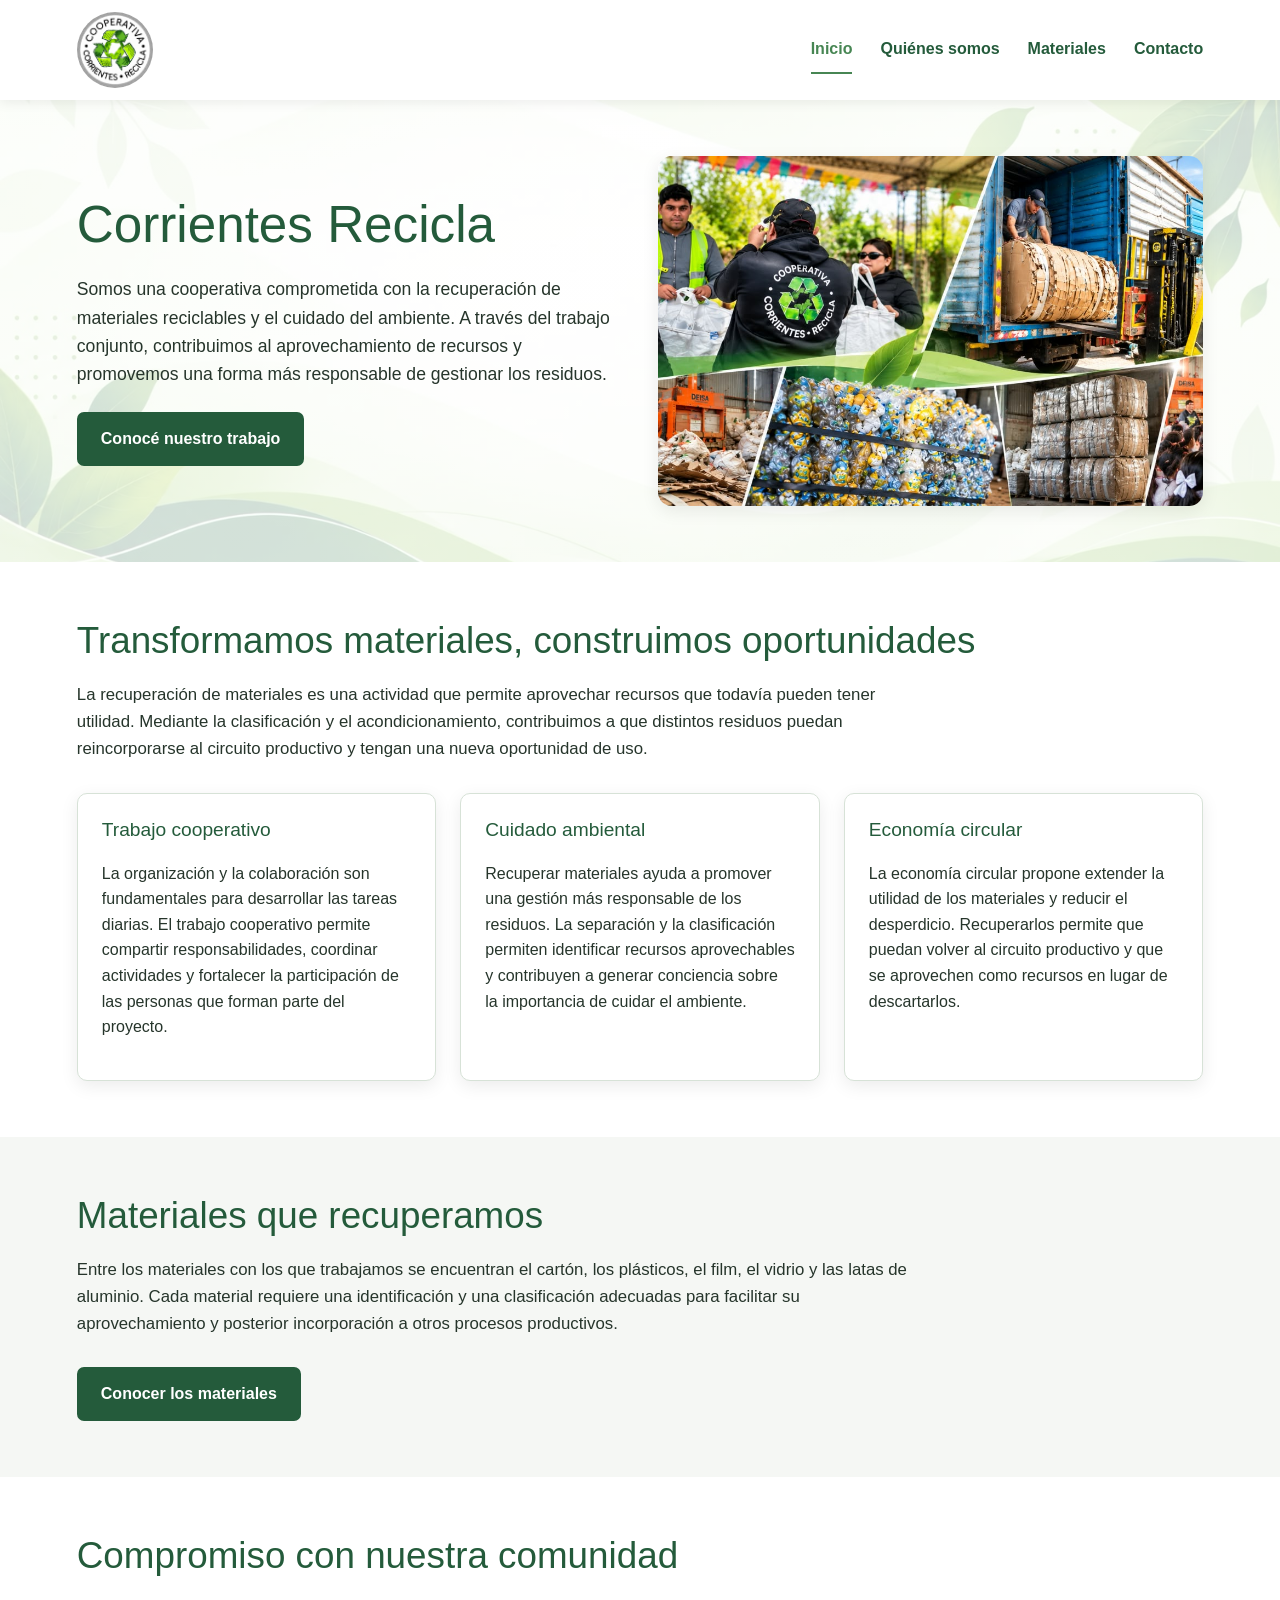
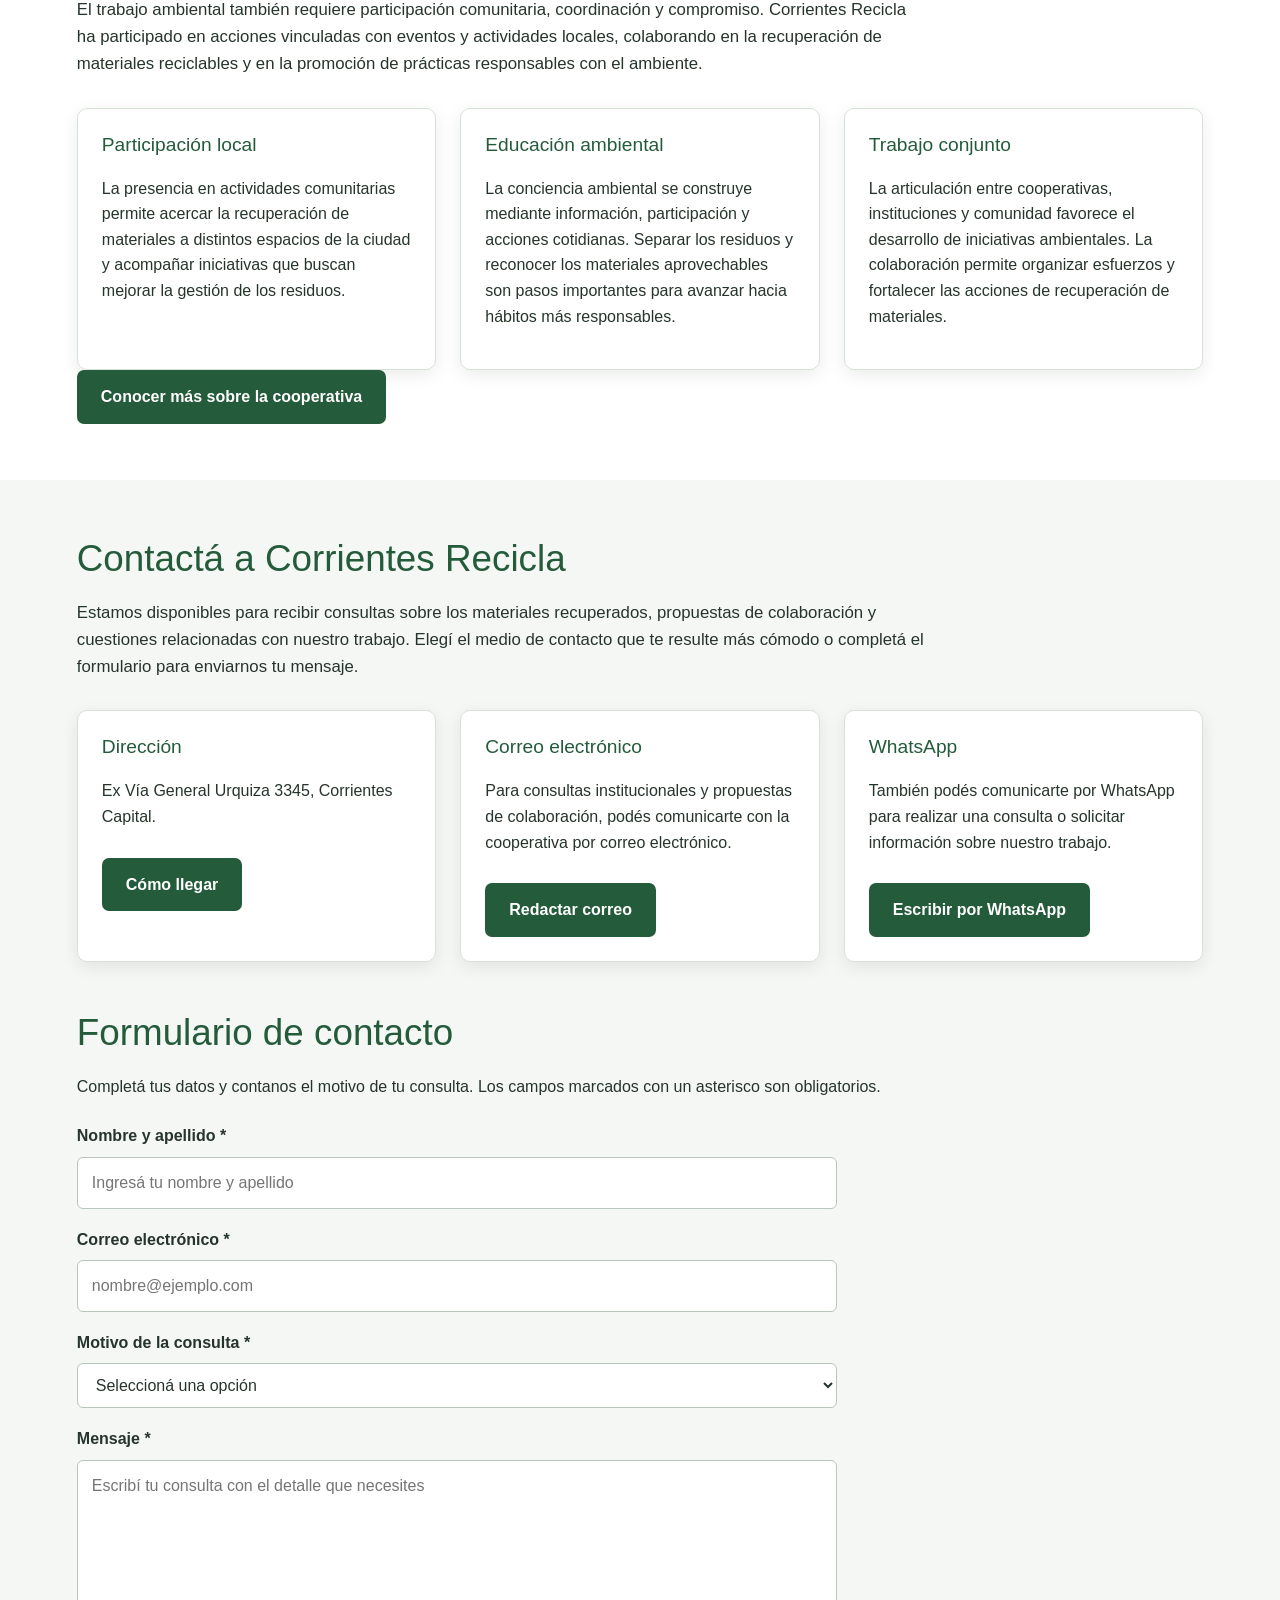
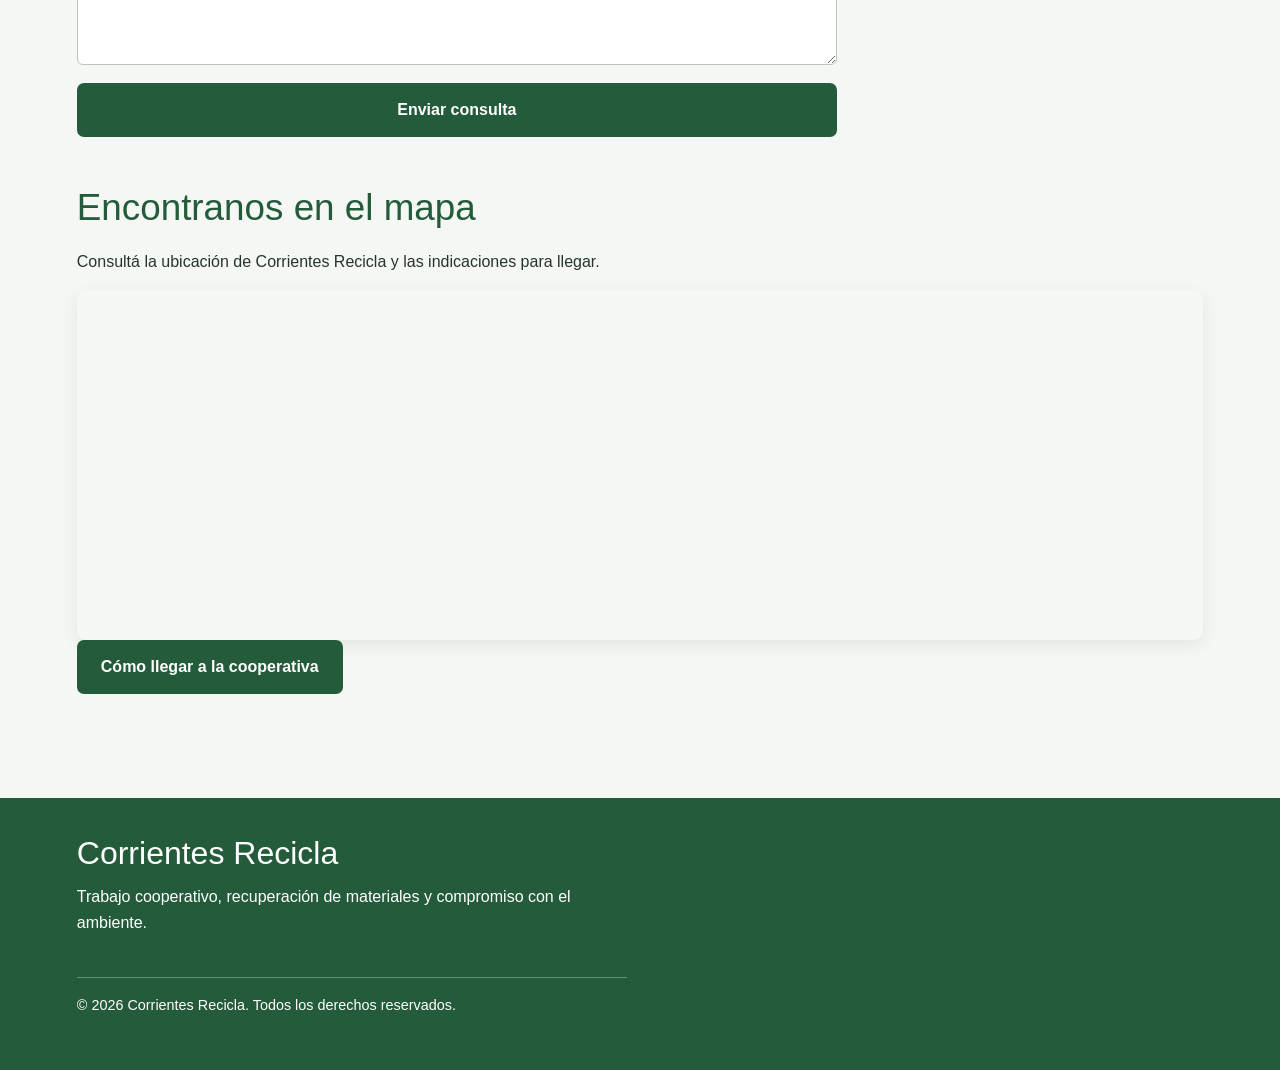
<file: index.html>
<!DOCTYPE html>
<html lang="es">

<head>
    <meta charset="UTF-8">
    <meta name="viewport" content="width=device-width, initial-scale=1.0">

    <meta name="description"
        content="Conocé Corrientes Recicla, su trabajo cooperativo, la recuperación de materiales reciclables y su compromiso con el ambiente.">

    <meta name="author" content="Corrientes Recicla">
    <meta name="theme-color" content="#1f5b46">

    <title>Corrientes Recicla | Cooperativa de reciclaje</title>

    <!-- Bootstrap 5.3 -->
    <link
        href="https://cdn.jsdelivr.net/npm/bootstrap@5.3.3/dist/css/bootstrap.min.css"
        rel="stylesheet">

    <!-- Animate.css -->
    <link
        rel="stylesheet"
        href="https://cdnjs.cloudflare.com/ajax/libs/animate.css/4.1.1/animate.min.css">

    <!-- CSS propio -->
    <link rel="stylesheet" href="css/style.css">

</head>

<body>

    <!-- ENCABEZADO -->

    <header class="site-header">

        <a class="logo-link"
           href="index.html"
           aria-label="Inicio de Corrientes Recicla">

            <img class="logo"
                 src="media/logo.jpeg"
                 alt="Logo de Corrientes Recicla">
        </a>

        <button class="nav-toggle"
                type="button"
                aria-label="Abrir menú"
                aria-expanded="false">

            Menú ☰

        </button>

        <nav class="site-nav" aria-label="Navegación principal">

            <a class="active"
               href="index.html"
               aria-current="page">
                Inicio
            </a>

            <a href="page/nosotros.html">
                Quiénes somos
            </a>

            <a href="page/materiales.html">
                Materiales
            </a>

            <a href="#contacto">
                Contacto
            </a>

        </nav>

    </header>


    <!-- CONTENIDO PRINCIPAL -->

    <main>

        <!-- PORTADA -->

        <section class="hero">

            <div class="hero-content animate__animated animate__fadeInUp">

                <h1>Corrientes Recicla</h1>

                <p>
                    Somos una cooperativa comprometida con la recuperación
                    de materiales reciclables y el cuidado del ambiente.
                    A través del trabajo conjunto, contribuimos al
                    aprovechamiento de recursos y promovemos una forma
                    más responsable de gestionar los residuos.
                </p>

                <a class="button" href="page/nosotros.html">
                    Conocé nuestro trabajo
                </a>

            </div>

            <img class="hero-image animate__animated animate__zoomIn"
                 src="media/portada.jpeg"
                 alt="Imagen de portada de Corrientes Recicla">

        </section>


        <!-- PROPUESTA DE VALOR -->

        <section class="section">

            <h2>Transformamos materiales, construimos oportunidades</h2>

            <p class="section-intro">
                La recuperación de materiales es una actividad que
                permite aprovechar recursos que todavía pueden tener
                utilidad. Mediante la clasificación y el acondicionamiento,
                contribuimos a que distintos residuos puedan reincorporarse
                al circuito productivo y tengan una nueva oportunidad
                de uso.
            </p>

            <div class="features">

                <article class="feature-card">

                    <h3>Trabajo cooperativo</h3>

                    <p>
                        La organización y la colaboración son fundamentales
                        para desarrollar las tareas diarias. El trabajo
                        cooperativo permite compartir responsabilidades,
                        coordinar actividades y fortalecer la participación
                        de las personas que forman parte del proyecto.
                    </p>

                </article>

                <article class="feature-card">

                    <h3>Cuidado ambiental</h3>

                    <p>
                        Recuperar materiales ayuda a promover una gestión
                        más responsable de los residuos. La separación
                        y la clasificación permiten identificar recursos
                        aprovechables y contribuyen a generar conciencia
                        sobre la importancia de cuidar el ambiente.
                    </p>

                </article>

                <article class="feature-card">

                    <h3>Economía circular</h3>

                    <p>
                        La economía circular propone extender la utilidad
                        de los materiales y reducir el desperdicio.
                        Recuperarlos permite que puedan volver al circuito
                        productivo y que se aprovechen como recursos
                        en lugar de descartarlos.
                    </p>

                </article>

            </div>

        </section>


        <!-- MATERIALES -->

        <section class="section section-light">

            <h2>Materiales que recuperamos</h2>

            <p class="section-intro">
                Entre los materiales con los que trabajamos se encuentran
                el cartón, los plásticos, el film, el vidrio y las latas
                de aluminio. Cada material requiere una identificación
                y una clasificación adecuadas para facilitar su
                aprovechamiento y posterior incorporación a otros
                procesos productivos.
            </p>

            <a class="button" href="page/materiales.html">
                Conocer los materiales
            </a>

        </section>


        <!-- COMPROMISO COMUNITARIO -->

        <section class="section">

            <h2>Compromiso con nuestra comunidad</h2>

            <p class="section-intro">
                El trabajo ambiental también requiere participación
                comunitaria, coordinación y compromiso. Corrientes
                Recicla ha participado en acciones vinculadas con
                eventos y actividades locales, colaborando en la
                recuperación de materiales reciclables y en la
                promoción de prácticas responsables con el ambiente.
            </p>

            <div class="features">

                <article class="feature-card">

                    <h3>Participación local</h3>

                    <p>
                        La presencia en actividades comunitarias permite
                        acercar la recuperación de materiales a distintos
                        espacios de la ciudad y acompañar iniciativas
                        que buscan mejorar la gestión de los residuos.
                    </p>

                </article>

                <article class="feature-card">

                    <h3>Educación ambiental</h3>

                    <p>
                        La conciencia ambiental se construye mediante
                        información, participación y acciones cotidianas.
                        Separar los residuos y reconocer los materiales
                        aprovechables son pasos importantes para
                        avanzar hacia hábitos más responsables.
                    </p>

                </article>

                <article class="feature-card">

                    <h3>Trabajo conjunto</h3>

                    <p>
                        La articulación entre cooperativas, instituciones
                        y comunidad favorece el desarrollo de iniciativas
                        ambientales. La colaboración permite organizar
                        esfuerzos y fortalecer las acciones de
                        recuperación de materiales.
                    </p>

                </article>

            </div>

            <a class="button" href="page/nosotros.html">
                Conocer más sobre la cooperativa
            </a>

        </section>


        <!-- CONTACTO -->

        <section class="section section-light" id="contacto">

            <h2>Contactá a Corrientes Recicla</h2>

            <p class="section-intro">
                Estamos disponibles para recibir consultas sobre los
                materiales recuperados, propuestas de colaboración
                y cuestiones relacionadas con nuestro trabajo.
                Elegí el medio de contacto que te resulte más cómodo
                o completá el formulario para enviarnos tu mensaje.
            </p>

            <div class="features">

                <article class="feature-card">

                    <h3>Dirección</h3>

                    <p>
                        Ex Vía General Urquiza 3345,
                        Corrientes Capital.
                    </p>

                    <a class="button"
                       href="https://www.google.com/maps/dir/?api=1&destination=Cooperativa%20Corrientes%20Recicla%2C%20Ex%20V%C3%ADa%20General%20Urquiza%2C%20Corrientes%2C%20Argentina"
                       target="_blank"
                       rel="noopener noreferrer">
                        Cómo llegar
                    </a>

                </article>

                <article class="feature-card">

                    <h3>Correo electrónico</h3>

                    <p>
                        Para consultas institucionales y propuestas
                        de colaboración, podés comunicarte con
                        la cooperativa por correo electrónico.
                    </p>

                    <a class="button"
                       href="https://mail.google.com/mail/?view=cm&fs=1&to=corrientesrecicla2026@gmail.com"
                       target="_blank"
                       rel="noopener noreferrer">
                        Redactar correo
                    </a>

                </article>

                <article class="feature-card">

                    <h3>WhatsApp</h3>

                    <p>
                        También podés comunicarte por WhatsApp
                        para realizar una consulta o solicitar
                        información sobre nuestro trabajo.
                    </p>

                    <a class="button"
                       href="https://wa.me/5493734498492"
                       target="_blank"
                       rel="noopener noreferrer">
                        Escribir por WhatsApp
                    </a>

                </article>

            </div>


            <!-- FORMULARIO -->

            <div class="content-block">

                <h2>Formulario de contacto</h2>

                <p>
                    Completá tus datos y contanos el motivo de tu consulta.
                    Los campos marcados con un asterisco son obligatorios.
                </p>

                <form class="contact-form"
                      action="https://formsubmit.co/corrientesrecicla2026@gmail.com"
                      method="POST">

                    <input type="hidden"
                           name="_subject"
                           value="Nueva consulta desde Corrientes Recicla">

                    <div class="form-group">

                        <label for="nombre">
                            Nombre y apellido *
                        </label>

                        <input type="text"
                               id="nombre"
                               name="nombre"
                               autocomplete="name"
                               placeholder="Ingresá tu nombre y apellido"
                               required>

                    </div>

                    <div class="form-group">

                        <label for="correo">
                            Correo electrónico *
                        </label>

                        <input type="email"
                               id="correo"
                               name="email"
                               autocomplete="email"
                               placeholder="nombre@ejemplo.com"
                               required>

                    </div>

                    <div class="form-group">

                        <label for="motivo">
                            Motivo de la consulta *
                        </label>

                        <select id="motivo"
                                name="motivo"
                                required>

                            <option value="">
                                Seleccioná una opción
                            </option>

                            <option value="Consulta por materiales">
                                Consulta por materiales
                            </option>

                            <option value="Propuesta de colaboración">
                                Propuesta de colaboración
                            </option>

                            <option value="Consulta institucional">
                                Consulta institucional
                            </option>

                            <option value="Otro">
                                Otro motivo
                            </option>

                        </select>

                    </div>

                    <div class="form-group">

                        <label for="mensaje">
                            Mensaje *
                        </label>

                        <textarea id="mensaje"
                                  name="mensaje"
                                  rows="7"
                                  placeholder="Escribí tu consulta con el detalle que necesites"
                                  required></textarea>

                    </div>

                    <button class="button" type="submit">
                        Enviar consulta
                    </button>

                </form>

            </div>


            <!-- MAPA -->

            <div class="content-block">

                <h2>Encontranos en el mapa</h2>

                <p>
                    Consultá la ubicación de Corrientes Recicla
                    y las indicaciones para llegar.
                </p>

                <iframe
                    src="https://maps.google.com/maps?q=Cooperativa%20Corrientes%20Recicla%2C%20Ex%20V%C3%ADa%20General%20Urquiza%20y%20Pergamino%2C%20Corrientes%2C%20Argentina&output=embed"
                    title="Mapa de ubicación de Corrientes Recicla"
                    width="100%"
                    height="350"
                    style="border:0;"
                    loading="lazy"
                    referrerpolicy="no-referrer-when-downgrade"
                    allowfullscreen>
                </iframe>

                <p>

                    <a class="button"
                       href="https://www.google.com/maps/dir/?api=1&destination=Cooperativa%20Corrientes%20Recicla%2C%20Ex%20V%C3%ADa%20General%20Urquiza%2C%20Corrientes%2C%20Argentina"
                       target="_blank"
                       rel="noopener noreferrer">
                        Cómo llegar a la cooperativa
                    </a>

                </p>

            </div>

        </section>

    </main>


    <!-- PIE DE PÁGINA -->

    <footer class="site-footer">

        <div class="footer-content">

            <div>

                <h2>Corrientes Recicla</h2>

                <p>
                    Trabajo cooperativo, recuperación de materiales
                    y compromiso con el ambiente.
                </p>

            </div>

        </div>

        <p class="copyright">
            © 2026 Corrientes Recicla. Todos los derechos reservados.
        </p>

    </footer>


    <!-- Bootstrap JavaScript -->

    <script
        src="https://cdn.jsdelivr.net/npm/bootstrap@5.3.3/dist/js/bootstrap.bundle.min.js">
    </script>

    <!-- JavaScript propio -->

    <script src="js/scrip.js"></script>

</body>

</html>
</file>
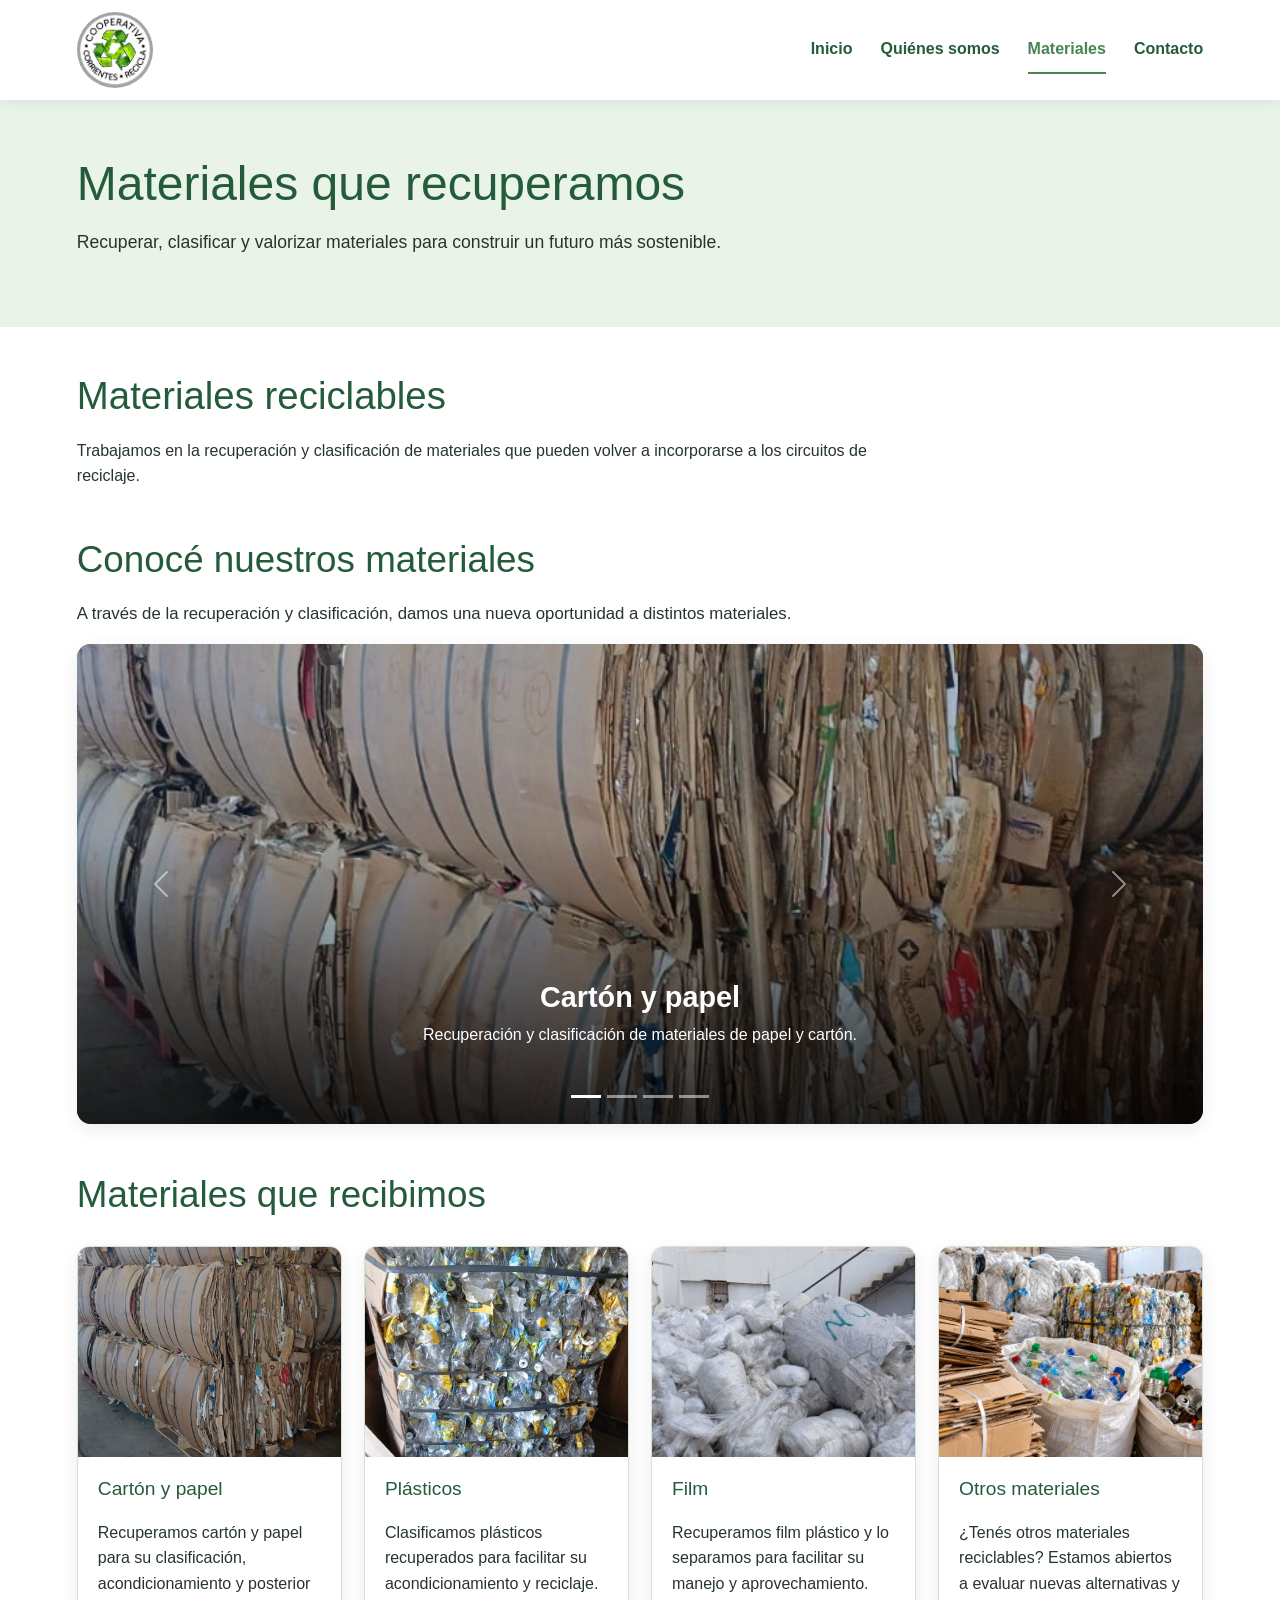
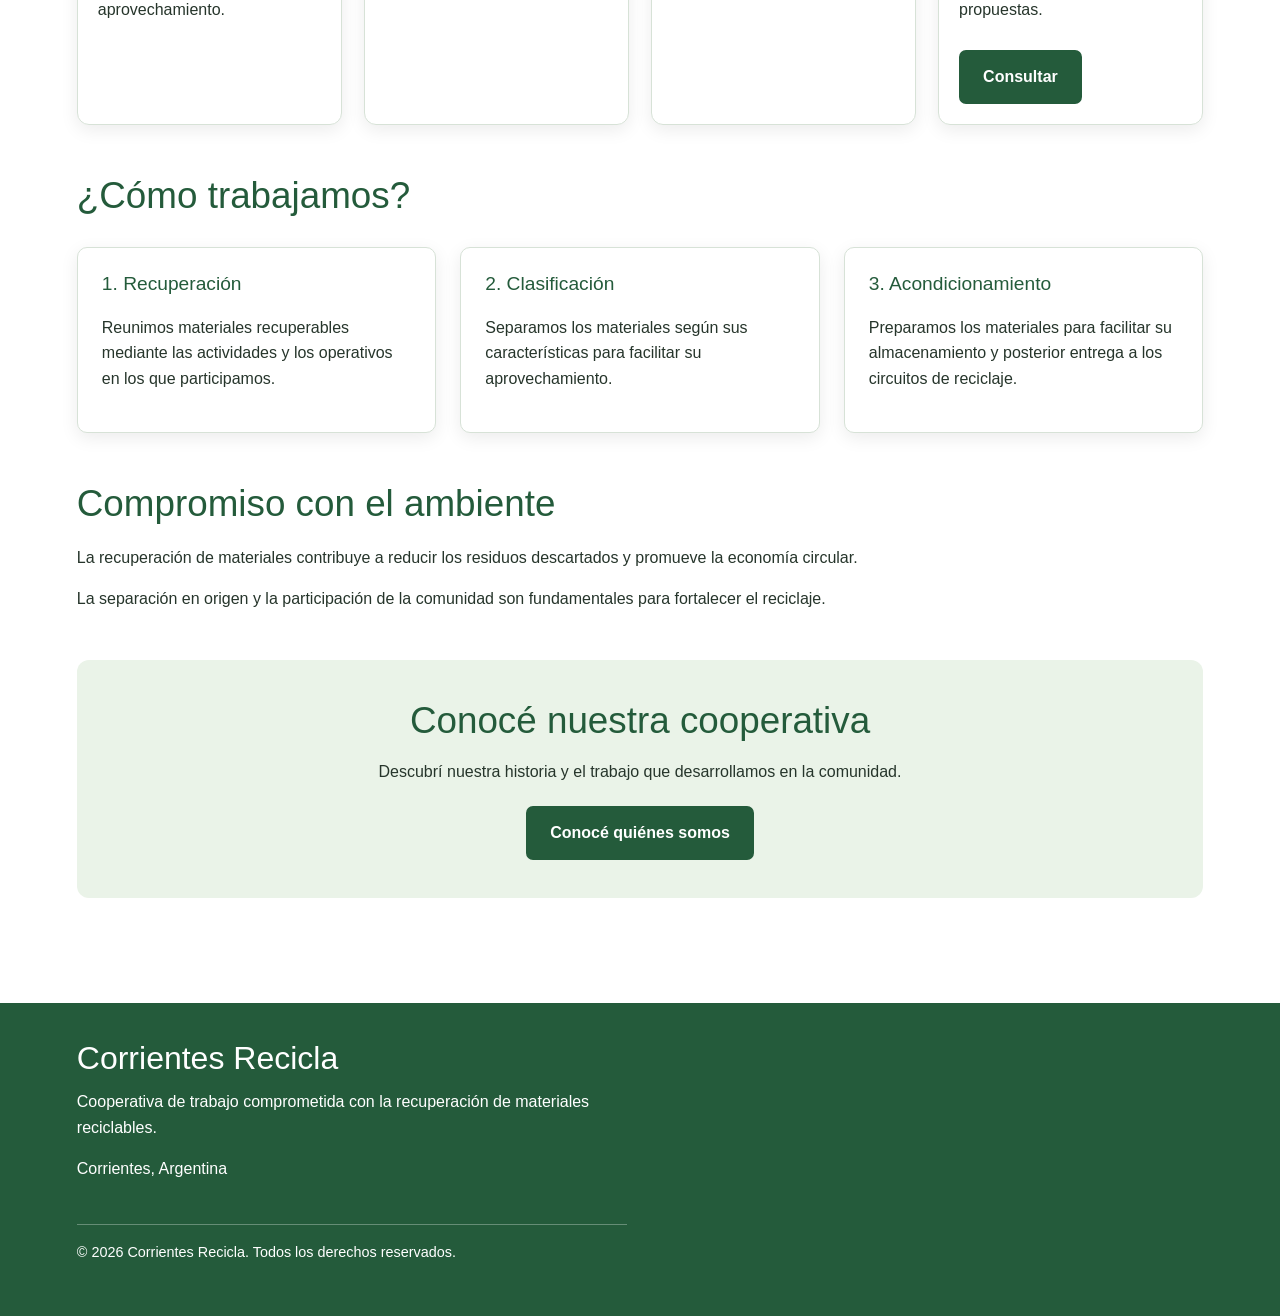
<file: page/materiales.html>
<!DOCTYPE html>
<html lang="es">

<head>

    <meta charset="UTF-8">
    <meta name="viewport" content="width=device-width, initial-scale=1.0">

    <meta name="description"
        content="Conocé los materiales recuperados por la Cooperativa Corrientes Recicla.">

    <meta name="author" content="Corrientes Recicla">
    <meta name="theme-color" content="#1f5b46">

    <title>Materiales | Corrientes Recicla</title>

    <!-- Bootstrap 5.3 -->
    <link
        href="https://cdn.jsdelivr.net/npm/bootstrap@5.3.3/dist/css/bootstrap.min.css"
        rel="stylesheet">

    <!-- Animate.css -->
    <link
        rel="stylesheet"
        href="https://cdnjs.cloudflare.com/ajax/libs/animate.css/4.1.1/animate.min.css">

    <!-- CSS propio -->
    <link rel="stylesheet" href="../css/style.css">

</head>

<body>

    <!-- ENCABEZADO -->

    <header class="site-header">

        <a href="../index.html"
            class="logo-link"
            aria-label="Inicio de Corrientes Recicla">

            <img class="logo"
                src="../media/logo.jpeg"
                alt="Logo de Corrientes Recicla">

        </a>

        <button class="nav-toggle"
            type="button"
            aria-label="Abrir menú"
            aria-expanded="false">

            Menú ☰

        </button>

        <nav class="site-nav" aria-label="Navegación principal">

            <a href="../index.html">
                Inicio
            </a>

            <a href="nosotros.html">
                Quiénes somos
            </a>

            <a href="materiales.html"
                class="active"
                aria-current="page">
                Materiales
            </a>

            <a href="../index.html#contacto">
                Contacto
            </a>

        </nav>

    </header>


    <!-- CONTENIDO PRINCIPAL -->

    <main>

        <!-- PORTADA -->

        <section class="page-banner animate__animated animate__fadeIn">

            <h1>Materiales que recuperamos</h1>

            <p>
                Recuperar, clasificar y valorizar materiales
                para construir un futuro más sostenible.
            </p>

        </section>


        <!-- INTRODUCCIÓN -->

        <section class="page-content">

            <div class="materials-container">

                <div class="section-heading animate__animated animate__fadeInUp">

                    <h2>Materiales reciclables</h2>

                    <p>
                        Trabajamos en la recuperación y clasificación
                        de materiales que pueden volver a incorporarse
                        a los circuitos de reciclaje.
                    </p>

                </div>


                <!-- CARRUSEL BOOTSTRAP -->

                <section class="content-block">

                    <h2>Conocé nuestros materiales</h2>

                    <p class="section-intro">
                        A través de la recuperación y clasificación,
                        damos una nueva oportunidad a distintos materiales.
                    </p>

                    <div id="carouselMateriales"
                        class="carousel slide"
                        data-bs-ride="carousel">

                        <!-- INDICADORES -->

                        <div class="carousel-indicators">

                            <button type="button"
                                data-bs-target="#carouselMateriales"
                                data-bs-slide-to="0"
                                class="active"
                                aria-current="true"
                                aria-label="Cartón y papel">
                            </button>

                            <button type="button"
                                data-bs-target="#carouselMateriales"
                                data-bs-slide-to="1"
                                aria-label="Plásticos">
                            </button>

                            <button type="button"
                                data-bs-target="#carouselMateriales"
                                data-bs-slide-to="2"
                                aria-label="Film">
                            </button>

                            <button type="button"
                                data-bs-target="#carouselMateriales"
                                data-bs-slide-to="3"
                                aria-label="Otros materiales">
                            </button>

                        </div>


                        <!-- IMÁGENES -->

                        <div class="carousel-inner">

                            <div class="carousel-item active">

                                <img src="../media/carton.jpg.jpeg"
                                    class="d-block w-100"
                                    alt="Fardos de cartón recuperado">

                                <div class="carousel-caption">

                                    <h3>Cartón y papel</h3>

                                    <p>
                                        Recuperación y clasificación
                                        de materiales de papel y cartón.
                                    </p>

                                </div>

                            </div>


                            <div class="carousel-item">

                                <img src="../media/plasticos-1.jpg.jpeg"
                                    class="d-block w-100"
                                    alt="Botellas plásticas recuperadas">

                                <div class="carousel-caption">

                                    <h3>Plásticos</h3>

                                    <p>
                                        Clasificación y acondicionamiento
                                        de plásticos recuperados.
                                    </p>

                                </div>

                            </div>


                            <div class="carousel-item">

                                <img src="../media/film-1.jpg.jpeg"
                                    class="d-block w-100"
                                    alt="Film plástico recuperado">

                                <div class="carousel-caption">

                                    <h3>Film</h3>

                                    <p>
                                        Recuperación y separación
                                        de film plástico.
                                    </p>

                                </div>

                            </div>


                            <div class="carousel-item">

                                <img src="../media/otros.jpeg"
                                    class="d-block w-100"
                                    alt="Otros materiales reciclables">

                                <div class="carousel-caption">

                                    <h3>Otros materiales</h3>

                                    <p>
                                        Evaluamos nuevas alternativas
                                        de recuperación.
                                    </p>

                                </div>

                            </div>

                        </div>


                        <!-- BOTÓN ANTERIOR -->

                        <button class="carousel-control-prev"
                            type="button"
                            data-bs-target="#carouselMateriales"
                            data-bs-slide="prev">

                            <span class="carousel-control-prev-icon"
                                aria-hidden="true">
                            </span>

                            <span class="visually-hidden">
                                Anterior
                            </span>

                        </button>


                        <!-- BOTÓN SIGUIENTE -->

                        <button class="carousel-control-next"
                            type="button"
                            data-bs-target="#carouselMateriales"
                            data-bs-slide="next">

                            <span class="carousel-control-next-icon"
                                aria-hidden="true">
                            </span>

                            <span class="visually-hidden">
                                Siguiente
                            </span>

                        </button>

                    </div>

                </section>


                <!-- TARJETAS DE MATERIALES -->

                <section class="content-block">

                    <h2>Materiales que recibimos</h2>

                    <div class="materials-grid">


                        <article class="material-card animate__animated animate__fadeInUp">

                            <img src="../media/carton.jpg.jpeg"
                                alt="Fardos de cartón recuperado">

                            <div class="card-content">

                                <h3>Cartón y papel</h3>

                                <p>
                                    Recuperamos cartón y papel para su
                                    clasificación, acondicionamiento
                                    y posterior aprovechamiento.
                                </p>

                            </div>

                        </article>


                        <article class="material-card animate__animated animate__fadeInUp">

                            <img src="../media/plasticos-1.jpg.jpeg"
                                alt="Botellas plásticas recuperadas">

                            <div class="card-content">

                                <h3>Plásticos</h3>

                                <p>
                                    Clasificamos plásticos recuperados
                                    para facilitar su acondicionamiento
                                    y reciclaje.
                                </p>

                            </div>

                        </article>


                        <article class="material-card animate__animated animate__fadeInUp">

                            <img src="../media/film-1.jpg.jpeg"
                                alt="Film plástico recuperado">

                            <div class="card-content">

                                <h3>Film</h3>

                                <p>
                                    Recuperamos film plástico y lo
                                    separamos para facilitar su manejo
                                    y aprovechamiento.
                                </p>

                            </div>

                        </article>


                        <article class="material-card animate__animated animate__fadeInUp">

                            <img src="../media/otros.jpeg"
                                alt="Diversos materiales reciclables">

                            <div class="card-content">

                                <h3>Otros materiales</h3>

                                <p>
                                    ¿Tenés otros materiales reciclables?
                                    Estamos abiertos a evaluar nuevas
                                    alternativas y propuestas.
                                </p>

                                <a href="../index.html#contacto"
                                    class="button">
                                    Consultar
                                </a>

                            </div>

                        </article>

                    </div>

                </section>


                <!-- PROCESO DE TRABAJO -->

                <section class="content-block">

                    <h2>¿Cómo trabajamos?</h2>

                    <div class="features">

                        <article class="feature-card">

                            <h3>1. Recuperación</h3>

                            <p>
                                Reunimos materiales recuperables
                                mediante las actividades y los
                                operativos en los que participamos.
                            </p>

                        </article>


                        <article class="feature-card">

                            <h3>2. Clasificación</h3>

                            <p>
                                Separamos los materiales según
                                sus características para facilitar
                                su aprovechamiento.
                            </p>

                        </article>


                        <article class="feature-card">

                            <h3>3. Acondicionamiento</h3>

                            <p>
                                Preparamos los materiales para
                                facilitar su almacenamiento y
                                posterior entrega a los circuitos
                                de reciclaje.
                            </p>

                        </article>

                    </div>

                </section>


                <!-- COMPROMISO AMBIENTAL -->

                <section class="content-block">

                    <h2>Compromiso con el ambiente</h2>

                    <p>
                        La recuperación de materiales contribuye
                        a reducir los residuos descartados y
                        promueve la economía circular.
                    </p>

                    <p>
                        La separación en origen y la participación
                        de la comunidad son fundamentales para
                        fortalecer el reciclaje.
                    </p>

                </section>


                <!-- LLAMADO A LA ACCIÓN -->

                <section class="cta-section">

                    <h2>Conocé nuestra cooperativa</h2>

                    <p>
                        Descubrí nuestra historia y el trabajo
                        que desarrollamos en la comunidad.
                    </p>

                    <a href="nosotros.html" class="button">
                        Conocé quiénes somos
                    </a>

                </section>

            </div>

        </section>

    </main>


    <!-- PIE DE PÁGINA -->

    <footer class="site-footer" id="contacto">

        <div class="footer-content">

            <div>

                <h2>Corrientes Recicla</h2>

                <p>
                    Cooperativa de trabajo comprometida con la
                    recuperación de materiales reciclables.
                </p>

                <p>
                    Corrientes, Argentina
                </p>

            </div>

        </div>

        <p class="copyright">
            © 2026 Corrientes Recicla.
            Todos los derechos reservados.
        </p>

    </footer>


    <!-- Bootstrap JavaScript -->

    <script
        src="https://cdn.jsdelivr.net/npm/bootstrap@5.3.3/dist/js/bootstrap.bundle.min.js">
    </script>

    <!-- JavaScript propio -->

    <script src="../js/scrip.js"></script>

</body>

</html>
</file>
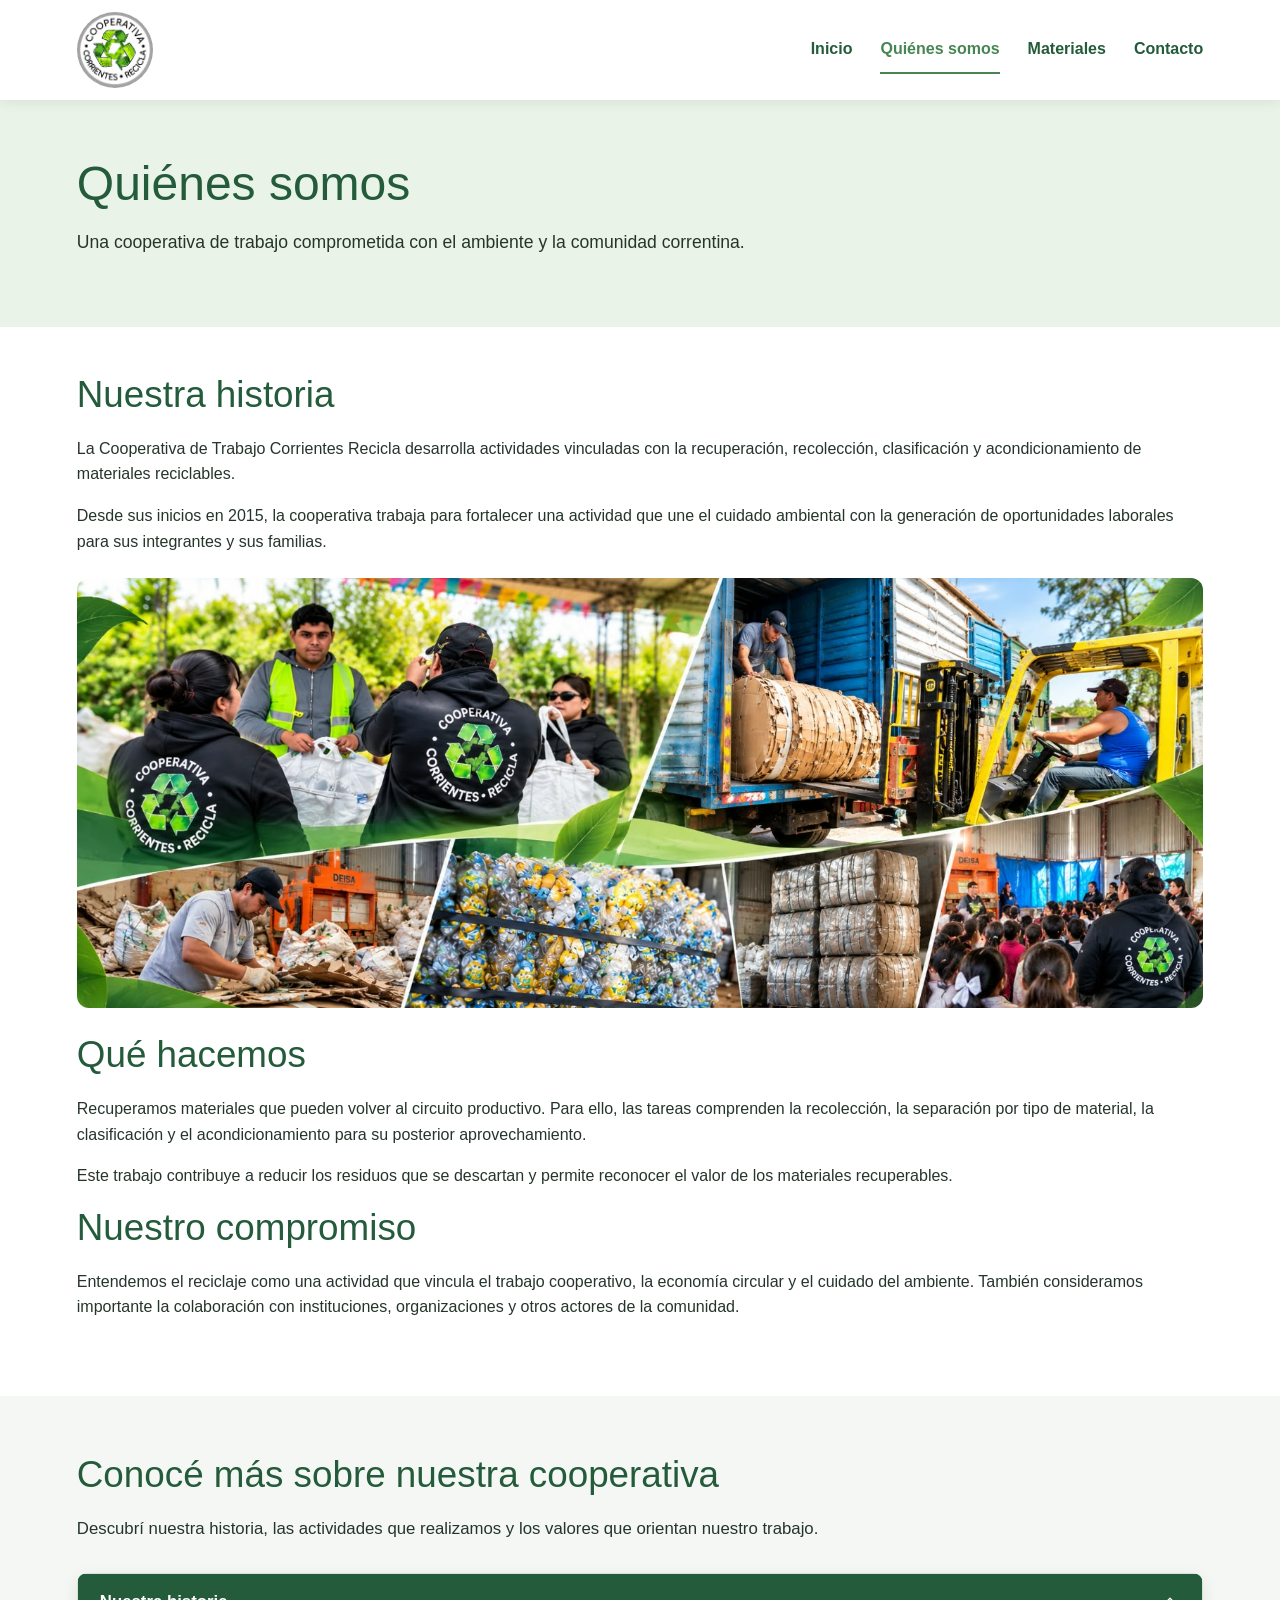
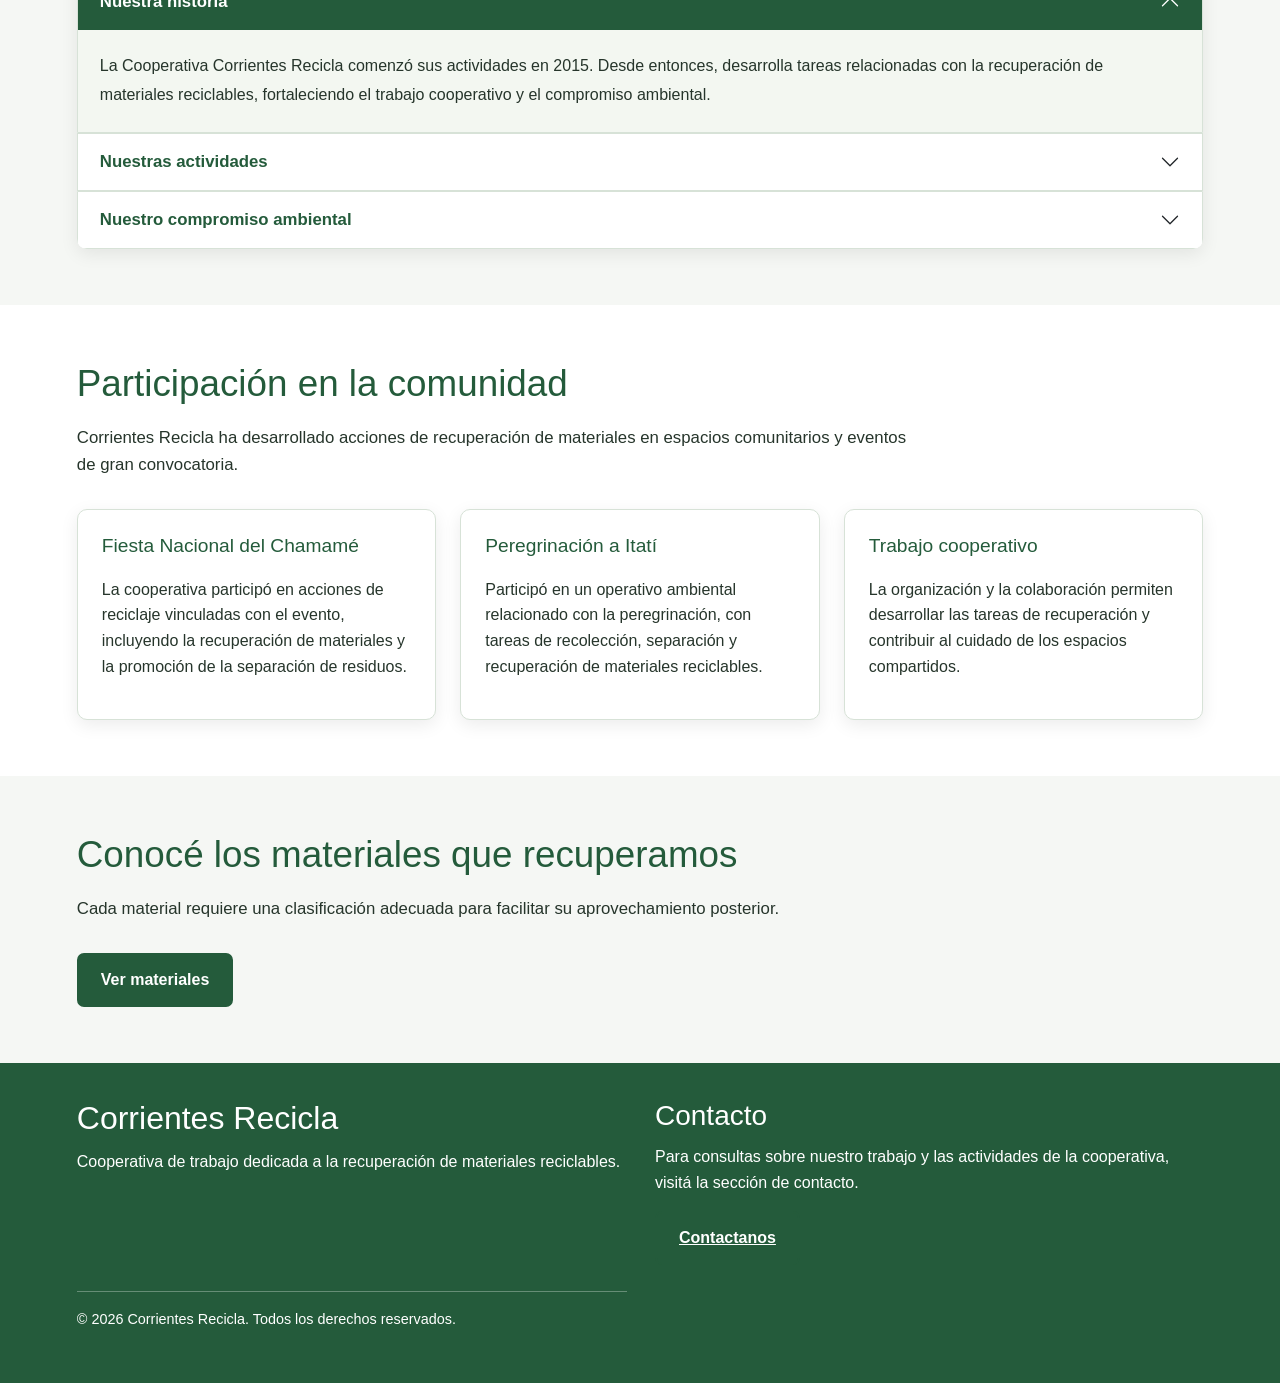
<file: page/nosotros.html>
<!DOCTYPE html>
<html lang="es">

<head>
    <meta charset="UTF-8">
    <meta name="viewport" content="width=device-width, initial-scale=1.0">

    <meta name="description"
        content="Conocé la historia, el trabajo y el compromiso ambiental de la Cooperativa Corrientes Recicla.">

    <meta name="author" content="Corrientes Recicla">
    <meta name="theme-color" content="#1f5b46">

    <title>Quiénes somos | Corrientes Recicla</title>

    <!-- Bootstrap 5.3 -->
    <link
        href="https://cdn.jsdelivr.net/npm/bootstrap@5.3.3/dist/css/bootstrap.min.css"
        rel="stylesheet">

    <!-- Animate.css -->
    <link
        rel="stylesheet"
        href="https://cdnjs.cloudflare.com/ajax/libs/animate.css/4.1.1/animate.min.css">

    <!-- CSS propio -->
    <link rel="stylesheet" href="../css/style.css">

</head>

<body>

    <!-- ENCABEZADO -->

    <header class="site-header">

        <a class="logo-link"
            href="../index.html"
            aria-label="Inicio de Corrientes Recicla">

            <img class="logo"
                src="../media/logo.jpeg"
                alt="Logo de Corrientes Recicla">

        </a>

        <button class="nav-toggle"
            type="button"
            aria-label="Abrir menú"
            aria-expanded="false">

            Menú ☰

        </button>

        <nav class="site-nav" aria-label="Navegación principal">

            <a href="../index.html">Inicio</a>

            <a class="active"
                href="nosotros.html"
                aria-current="page">
                Quiénes somos
            </a>

            <a href="materiales.html">Materiales</a>

            <a href="../index.html#contacto">Contacto</a>

        </nav>

    </header>


    <!-- CONTENIDO PRINCIPAL -->

    <main>

        <!-- PORTADA -->

        <section class="page-banner animate__animated animate__fadeIn">

            <h1>Quiénes somos</h1>

            <p>
                Una cooperativa de trabajo comprometida con el ambiente
                y la comunidad correntina.
            </p>

        </section>


        <!-- HISTORIA Y ACTIVIDAD -->

        <section class="page-content">

            <h2>Nuestra historia</h2>

            <p>
                La Cooperativa de Trabajo Corrientes Recicla desarrolla
                actividades vinculadas con la recuperación, recolección,
                clasificación y acondicionamiento de materiales reciclables.
            </p>

            <p>
                Desde sus inicios en 2015, la cooperativa trabaja para
                fortalecer una actividad que une el cuidado ambiental
                con la generación de oportunidades laborales para sus
                integrantes y sus familias.
            </p>

            <img class="content-image animate__animated animate__zoomIn"
                src="../media/portada.jpeg"
                alt="Imagen institucional de Corrientes Recicla">


            <h2>Qué hacemos</h2>

            <p>
                Recuperamos materiales que pueden volver al circuito
                productivo. Para ello, las tareas comprenden la recolección,
                la separación por tipo de material, la clasificación y
                el acondicionamiento para su posterior aprovechamiento.
            </p>

            <p>
                Este trabajo contribuye a reducir los residuos que se
                descartan y permite reconocer el valor de los materiales
                recuperables.
            </p>


            <h2>Nuestro compromiso</h2>

            <p>
                Entendemos el reciclaje como una actividad que vincula
                el trabajo cooperativo, la economía circular y el cuidado
                del ambiente. También consideramos importante la
                colaboración con instituciones, organizaciones y otros
                actores de la comunidad.
            </p>

        </section>


        <!-- ACORDEÓN BOOTSTRAP -->

        <section class="section section-light">

            <h2>Conocé más sobre nuestra cooperativa</h2>

            <p class="section-intro">
                Descubrí nuestra historia, las actividades que realizamos
                y los valores que orientan nuestro trabajo.
            </p>

            <div class="accordion" id="accordionCooperativa">

                <div class="accordion-item">

                    <h3 class="accordion-header">

                        <button class="accordion-button"
                            type="button"
                            data-bs-toggle="collapse"
                            data-bs-target="#historia"
                            aria-expanded="true"
                            aria-controls="historia">

                            Nuestra historia

                        </button>

                    </h3>

                    <div id="historia"
                        class="accordion-collapse collapse show"
                        data-bs-parent="#accordionCooperativa">

                        <div class="accordion-body">

                            La Cooperativa Corrientes Recicla comenzó
                            sus actividades en 2015. Desde entonces,
                            desarrolla tareas relacionadas con la
                            recuperación de materiales reciclables,
                            fortaleciendo el trabajo cooperativo
                            y el compromiso ambiental.

                        </div>

                    </div>

                </div>


                <div class="accordion-item">

                    <h3 class="accordion-header">

                        <button class="accordion-button collapsed"
                            type="button"
                            data-bs-toggle="collapse"
                            data-bs-target="#actividades"
                            aria-expanded="false"
                            aria-controls="actividades">

                            Nuestras actividades

                        </button>

                    </h3>

                    <div id="actividades"
                        class="accordion-collapse collapse"
                        data-bs-parent="#accordionCooperativa">

                        <div class="accordion-body">

                            Realizamos tareas de recolección,
                            separación, clasificación y
                            acondicionamiento de materiales
                            recuperables para facilitar su
                            reincorporación al circuito productivo.

                        </div>

                    </div>

                </div>


                <div class="accordion-item">

                    <h3 class="accordion-header">

                        <button class="accordion-button collapsed"
                            type="button"
                            data-bs-toggle="collapse"
                            data-bs-target="#compromiso"
                            aria-expanded="false"
                            aria-controls="compromiso">

                            Nuestro compromiso ambiental

                        </button>

                    </h3>

                    <div id="compromiso"
                        class="accordion-collapse collapse"
                        data-bs-parent="#accordionCooperativa">

                        <div class="accordion-body">

                            Promovemos la economía circular,
                            el cuidado del ambiente y la
                            colaboración con instituciones,
                            organizaciones y distintos actores
                            de la comunidad.

                        </div>

                    </div>

                </div>

            </div>

        </section>


        <!-- PARTICIPACIÓN COMUNITARIA -->

        <section class="section">

            <h2>Participación en la comunidad</h2>

            <p class="section-intro">
                Corrientes Recicla ha desarrollado acciones de recuperación
                de materiales en espacios comunitarios y eventos de gran
                convocatoria.
            </p>

            <div class="features">

                <article class="feature-card">

                    <h3>Fiesta Nacional del Chamamé</h3>

                    <p>
                        La cooperativa participó en acciones de reciclaje
                        vinculadas con el evento, incluyendo la recuperación
                        de materiales y la promoción de la separación
                        de residuos.
                    </p>

                </article>


                <article class="feature-card">

                    <h3>Peregrinación a Itatí</h3>

                    <p>
                        Participó en un operativo ambiental relacionado
                        con la peregrinación, con tareas de recolección,
                        separación y recuperación de materiales reciclables.
                    </p>

                </article>


                <article class="feature-card">

                    <h3>Trabajo cooperativo</h3>

                    <p>
                        La organización y la colaboración permiten
                        desarrollar las tareas de recuperación y contribuir
                        al cuidado de los espacios compartidos.
                    </p>

                </article>

            </div>

        </section>


        <!-- ENLACE A MATERIALES -->

        <section class="section section-light">

            <h2>Conocé los materiales que recuperamos</h2>

            <p class="section-intro">
                Cada material requiere una clasificación adecuada para
                facilitar su aprovechamiento posterior.
            </p>

            <a class="button" href="materiales.html">
                Ver materiales
            </a>

        </section>

    </main>


    <!-- PIE DE PÁGINA -->

    <footer class="site-footer" id="contacto">

        <div class="footer-content">

            <div>

                <h2>Corrientes Recicla</h2>

                <p>
                    Cooperativa de trabajo dedicada a la recuperación
                    de materiales reciclables.
                </p>

            </div>

            <div>

                <h3>Contacto</h3>

                <p>
                    Para consultas sobre nuestro trabajo y las actividades
                    de la cooperativa, visitá la sección de contacto.
                </p>

                <a class="button" href="../index.html#contacto">
                    Contactanos
                </a>

            </div>

        </div>

        <p class="copyright">
            © 2026 Corrientes Recicla. Todos los derechos reservados.
        </p>

    </footer>


    <!-- Bootstrap JavaScript -->

    <script
        src="https://cdn.jsdelivr.net/npm/bootstrap@5.3.3/dist/js/bootstrap.bundle.min.js">
    </script>

    <!-- JavaScript propio -->

    <script src="../js/scrip.js"></script>

</body>

</html>
</file>
<file: css/style.css>
/* =========================================
   CORRIENTES RECICLA
   DISEÑO WEB - ENTREGA FINAL
========================================= */


/* ===== 1. CONFIGURACIÓN GENERAL ===== */

:root {
    --verde-oscuro: #245b3b;
    --verde: #478653;
    --verde-claro: #eaf3e8;
    --verde-fondo: #f3f7f1;
    --blanco: #ffffff;
    --texto: #26352b;
    --gris: #f5f7f4;
    --borde: #d7e2d7;
    --sombra: 0 5px 18px rgba(0, 0, 0, 0.08);
}

* {
    box-sizing: border-box;
    margin: 0;
    padding: 0;
}

html {
    scroll-behavior: smooth;
    scroll-padding-top: 90px;
}

body {
    font-family: Arial, Helvetica, sans-serif;
    color: var(--texto);
    background: var(--blanco);
    line-height: 1.6;
    overflow-x: hidden;
}

img {
    display: block;
    max-width: 100%;
    height: auto;
}

a {
    color: var(--verde-oscuro);
    text-decoration: none;
    transition: color 0.25s ease;
}

a:hover {
    color: var(--verde);
}

button,
input,
select,
textarea {
    font: inherit;
}


/* ===== 2. ENCABEZADO Y NAVEGACIÓN ===== */

.site-header {
    position: relative;
    z-index: 100;
    display: flex;
    align-items: center;
    justify-content: space-between;
    gap: 24px;
    padding: 12px 6%;
    background: var(--blanco);
    box-shadow: 0 2px 12px rgba(0, 0, 0, 0.08);
}

.logo-link {
    display: flex;
    align-items: center;
    gap: 12px;
    flex-shrink: 0;
}

.logo {
    width: 76px;
    height: 76px;
    object-fit: contain;
    border-radius: 50%;
}

.site-nav {
    display: flex;
    align-items: center;
    justify-content: flex-end;
    gap: 28px;
}

.site-nav a {
    display: block;
    font-weight: 700;
    padding: 10px 0;
    border-bottom: 2px solid transparent;
    transition: color 0.25s ease,
                border-color 0.25s ease;
}

.site-nav a:hover,
.site-nav a.active {
    color: var(--verde);
    border-bottom-color: var(--verde);
}

.nav-toggle {
    display: none;
    border: none;
    background: var(--verde-oscuro);
    color: var(--blanco);
    padding: 10px 16px;
    border-radius: 6px;
    font-size: 1rem;
    cursor: pointer;
    transition: background 0.25s ease;
}

.nav-toggle:hover {
    background: var(--verde);
}


/* ===== 3. PORTADA PRINCIPAL ===== */

.hero {
    display: grid;
    grid-template-columns: 1fr 1fr;
    align-items: center;
    gap: 36px;
    padding: 56px 6%;

    background:
        linear-gradient(
            rgba(255, 255, 255, 0.82),
            rgba(255, 255, 255, 0.82)
        ),
        url("../media/fondo.jpeg") center / cover;
}

.hero-content {
    max-width: 620px;
}

.hero h1 {
    color: var(--verde-oscuro);
    font-size: clamp(2rem, 4vw, 3.4rem);
    line-height: 1.15;
    margin-bottom: 20px;
}

.hero p {
    font-size: 1.1rem;
    margin-bottom: 24px;
}

.hero-image {
    width: 100%;
    height: 350px;
    max-height: 440px;
    object-fit: cover;
    border-radius: 14px;
    box-shadow: var(--sombra);
}


/* ===== 4. BOTONES ===== */

.button {
    display: inline-block;
    padding: 12px 22px;
    color: var(--blanco);
    background: var(--verde-oscuro);
    border: 2px solid var(--verde-oscuro);
    border-radius: 7px;
    font-weight: 700;
    text-align: center;
    transition: background 0.25s ease,
                transform 0.25s ease,
                box-shadow 0.25s ease;
}

.button:hover {
    color: var(--blanco);
    background: var(--verde);
    border-color: var(--verde);
    transform: translateY(-3px);
    box-shadow: 0 5px 12px rgba(0, 0, 0, 0.12);
}

.btn {
    background: var(--verde-oscuro);
    color: var(--blanco);
    border: 1px solid var(--verde-oscuro);
}

.btn:hover {
    background: var(--verde);
    color: var(--blanco);
}


/* ===== 5. SECCIONES GENERALES ===== */

.section {
    padding: 56px 6%;
}

.section-light {
    background: var(--gris);
}

.section h2,
.page-content h2 {
    color: var(--verde-oscuro);
    margin-bottom: 18px;
    font-size: clamp(1.6rem, 3vw, 2.3rem);
    line-height: 1.25;
}

.section-intro {
    max-width: 850px;
    margin-bottom: 30px;
    font-size: 1.05rem;
}

.content-block {
    margin: 48px 0;
}

.content-block h2 {
    color: var(--verde-oscuro);
    margin-bottom: 18px;
}


/* ===== 6. GRID Y FLEXBOX ===== */

.features {
    display: grid;
    grid-template-columns: repeat(3, minmax(0, 1fr));
    gap: 24px;
    margin-top: 28px;
}

.feature-card {
    display: flex;
    flex-direction: column;
    align-items: flex-start;
    gap: 12px;
    padding: 24px;
    background: var(--blanco);
    border: 1px solid var(--borde);
    border-radius: 10px;
    box-shadow: var(--sombra);

    transition: transform 0.3s ease,
                box-shadow 0.3s ease;
}

.feature-card:hover {
    transform: translateY(-6px);
    box-shadow: 0 10px 25px rgba(0, 0, 0, 0.12);
}

.feature-card h3 {
    color: var(--verde-oscuro);
    font-size: 1.2rem;
}


/* ===== 7. PÁGINAS INTERNAS ===== */

.page-banner {
    padding: 55px 6%;
    background: var(--verde-claro);
}

.page-banner h1 {
    color: var(--verde-oscuro);
    font-size: clamp(2rem, 4vw, 3rem);
    margin-bottom: 15px;
}

.page-banner p {
    max-width: 850px;
    font-size: 1.1rem;
}

.page-content {
    padding: 45px 6% 60px;
}

.page-content p {
    margin-bottom: 16px;
}

.content-image {
    width: 100%;
    max-height: 430px;
    object-fit: cover;
    border-radius: 12px;
    margin: 24px 0;
}


/* ===== 8. MATERIALES ===== */

.materials-container {
    width: 100%;
    max-width: 1250px;
    margin: 0 auto;
}

.section-heading {
    margin-bottom: 32px;
}

.section-heading h2 {
    color: var(--verde-oscuro);
    font-size: clamp(1.7rem, 3vw, 2.4rem);
}

.section-heading p {
    max-width: 850px;
}

.materials-grid {
    display: grid;
    grid-template-columns: repeat(4, minmax(0, 1fr));
    gap: 22px;
    margin-top: 28px;
}

.material-card {
    display: flex;
    flex-direction: column;
    overflow: hidden;
    background: var(--blanco);
    border: 1px solid var(--borde);
    border-radius: 12px;
    box-shadow: var(--sombra);

    transition: transform 0.3s ease,
                box-shadow 0.3s ease;
}

.material-card:hover {
    transform: translateY(-6px);
    box-shadow: 0 12px 25px rgba(0, 0, 0, 0.13);
}

.material-card img {
    width: 100%;
    height: 210px;
    object-fit: cover;
}

.card-content {
    display: flex;
    flex-direction: column;
    align-items: flex-start;
    gap: 12px;
    padding: 20px;
    flex: 1;
}

.card-content h3 {
    color: var(--verde-oscuro);
    font-size: 1.2rem;
}

.card-content .button {
    margin-top: auto;
}


/* ===== 9. CARRUSEL BOOTSTRAP ===== */

#carouselMateriales {
    max-width: 100%;
    overflow: hidden;
    border-radius: 14px;
    box-shadow: var(--sombra);
    background: var(--verde-oscuro);
}

#carouselMateriales .carousel-item {
    position: relative;
}

#carouselMateriales .carousel-item img {
    width: 100%;
    height: 480px;
    object-fit: cover;
}

#carouselMateriales .carousel-item::after {
    content: "";
    position: absolute;
    inset: 40% 0 0;
    background: linear-gradient(
        transparent,
        rgba(0, 0, 0, 0.75)
    );
    pointer-events: none;
}

#carouselMateriales .carousel-caption {
    z-index: 2;
    bottom: 40px;
}

#carouselMateriales .carousel-caption h3 {
    font-size: 1.8rem;
    font-weight: 700;
    color: var(--blanco);
}

#carouselMateriales .carousel-caption p {
    font-size: 1rem;
    color: var(--blanco);
}

#carouselMateriales .carousel-indicators {
    z-index: 3;
}

#carouselMateriales .carousel-control-prev,
#carouselMateriales .carousel-control-next {
    z-index: 4;
}


/* ===== 10. ACORDEÓN BOOTSTRAP ===== */

#accordionCooperativa {
    margin-top: 25px;
    border-radius: 10px;
    overflow: hidden;
    box-shadow: var(--sombra);
}

#accordionCooperativa .accordion-item {
    border: 1px solid var(--borde);
}

#accordionCooperativa .accordion-button {
    color: var(--verde-oscuro);
    background: var(--blanco);
    font-weight: 700;
    font-size: 1.05rem;
    padding: 18px 22px;
    box-shadow: none;
}

#accordionCooperativa .accordion-button:not(.collapsed) {
    color: var(--blanco);
    background: var(--verde-oscuro);
    box-shadow: none;
}

#accordionCooperativa .accordion-button:focus {
    border-color: var(--verde);
    box-shadow: 0 0 0 0.2rem rgba(71, 134, 83, 0.2);
}

#accordionCooperativa .accordion-button::after {
    filter: none;
}

#accordionCooperativa .accordion-button:not(.collapsed)::after {
    filter: brightness(0) invert(1);
}

#accordionCooperativa .accordion-body {
    padding: 22px;
    color: var(--texto);
    background: var(--verde-fondo);
    line-height: 1.8;
}


/* ===== 11. LLAMADO A LA ACCIÓN ===== */

.cta-section {
    padding: 38px;
    margin: 45px 0;
    text-align: center;
    background: var(--verde-claro);
    border-radius: 12px;
}

.cta-section h2 {
    color: var(--verde-oscuro);
    margin-bottom: 15px;
}

.cta-section p {
    margin-bottom: 22px;
}


/* ===== 12. FORMULARIO DE CONTACTO ===== */

.contact-form {
    display: flex;
    flex-direction: column;
    gap: 18px;
    width: 100%;
    max-width: 760px;
    margin-top: 24px;
}

.form-group {
    display: flex;
    flex-direction: column;
    gap: 8px;
    width: 100%;
}

.form-group label {
    font-weight: 700;
}

.form-group input,
.form-group select,
.form-group textarea {
    width: 100%;
    padding: 12px 14px;
    font-family: inherit;
    font-size: 1rem;
    color: var(--texto);
    background: var(--blanco);
    border: 1px solid #b9c6bb;
    border-radius: 6px;
}

.form-group textarea {
    min-height: 180px;
    line-height: 1.6;
    resize: vertical;
}

.form-group input:focus,
.form-group select:focus,
.form-group textarea:focus {
    outline: 2px solid var(--verde);
    outline-offset: 2px;
}


/* ===== 13. MAPA ===== */

.content-block iframe {
    display: block;
    width: 100%;
    max-width: 100%;
    border: 0;
    border-radius: 10px;
    box-shadow: var(--sombra);
}


/* ===== 14. PIE DE PÁGINA ===== */

.site-footer {
    padding: 36px 6%;
    color: var(--blanco);
    background: var(--verde-oscuro);
}

.footer-content {
    display: flex;
    flex-wrap: wrap;
    justify-content: space-between;
    gap: 30px;
}

.footer-content > div {
    flex: 1;
    min-width: 220px;
}

.site-footer h2,
.site-footer h3 {
    margin-bottom: 12px;
    color: var(--blanco);
}

.site-footer p {
    max-width: 550px;
}

.site-footer a {
    color: var(--blanco);
    text-decoration: underline;
}

.contact-links {
    display: flex;
    flex-wrap: wrap;
    gap: 16px;
    margin-top: 12px;
}

.copyright {
    margin-top: 26px;
    padding-top: 16px;
    border-top: 1px solid rgba(255, 255, 255, 0.3);
    font-size: 0.9rem;
}


/* ===== 15. ANIMACIÓN CSS PROPIA ===== */

.fade-in {
    animation: aparecer 0.8s ease both;
}

@keyframes aparecer {
    from {
        opacity: 0;
        transform: translateY(18px);
    }

    to {
        opacity: 1;
        transform: translateY(0);
    }
}


/* ===== 16. ADAPTACIÓN PARA TABLETS ===== */

@media (max-width: 1024px) {

    .hero {
        gap: 25px;
    }

    .features {
        grid-template-columns: repeat(2, minmax(0, 1fr));
    }

    .materials-grid {
        grid-template-columns: repeat(2, minmax(0, 1fr));
    }

    #carouselMateriales .carousel-item img {
        height: 380px;
    }

}


/* ===== 17. ADAPTACIÓN PARA CELULARES ===== */

@media (max-width: 768px) {

    .site-header {
        flex-wrap: wrap;
        padding: 12px 5%;
    }

    .logo {
        width: 60px;
        height: 60px;
    }

    .nav-toggle {
        display: block;
    }

    .site-nav {
        display: none;
        flex-direction: column;
        align-items: stretch;
        width: 100%;
        gap: 5px;
        padding: 12px 0;
    }

    .site-nav.is-open {
        display: flex;
    }

    .site-nav a {
        padding: 10px;
        border-bottom: none;
        border-radius: 5px;
    }

    .site-nav a:hover,
    .site-nav a.active {
        background: var(--verde-claro);
        border-bottom: none;
    }

    .hero {
        grid-template-columns: 1fr;
        padding: 36px 5%;
        gap: 25px;
    }

    .hero-content {
        max-width: 100%;
    }

    .hero-image {
        height: 280px;
        max-height: 300px;
    }

    .section {
        padding: 40px 5%;
    }

    .features {
        grid-template-columns: 1fr;
        gap: 18px;
    }

    .materials-grid {
        grid-template-columns: 1fr;
        gap: 20px;
    }

    .material-card img {
        height: 230px;
    }

    .page-banner {
        padding: 38px 5%;
    }

    .page-content {
        padding: 35px 5% 45px;
    }

    .content-image {
        max-height: 300px;
    }

    .footer-content {
        flex-direction: column;
    }

    .cta-section {
        padding: 28px 20px;
    }

    #carouselMateriales .carousel-item img {
        height: 280px;
    }

    #carouselMateriales .carousel-caption {
        bottom: 20px;
    }

    #carouselMateriales .carousel-caption h3 {
        font-size: 1.3rem;
    }

    #carouselMateriales .carousel-caption p {
        font-size: 0.85rem;
    }

}


/* ===== 18. AJUSTES PARA CELULARES PEQUEÑOS ===== */

@media (max-width: 480px) {

    body {
        font-size: 0.95rem;
    }

    .hero h1 {
        font-size: 2rem;
    }

    .hero p {
        font-size: 1rem;
    }

    .button {
        padding: 11px 16px;
        font-size: 0.95rem;
    }

    .feature-card,
    .card-content {
        padding: 18px;
    }

    .form-group textarea {
        min-height: 140px;
    }

    #carouselMateriales .carousel-item img {
        height: 230px;
    }

    #carouselMateriales .carousel-caption h3 {
        font-size: 1.1rem;
    }

    #carouselMateriales .carousel-caption p {
        font-size: 0.75rem;
    }

    .copyright {
        font-size: 0.8rem;
    }

}


/* ===== 19. ACCESIBILIDAD ===== */

@media (prefers-reduced-motion: reduce) {

    html {
        scroll-behavior: auto;
    }

    *,
    *::before,
    *::after {
        animation-duration: 0.01ms !important;
        animation-iteration-count: 1 !important;
        transition-duration: 0.01ms !important;
    }

}
</file>
